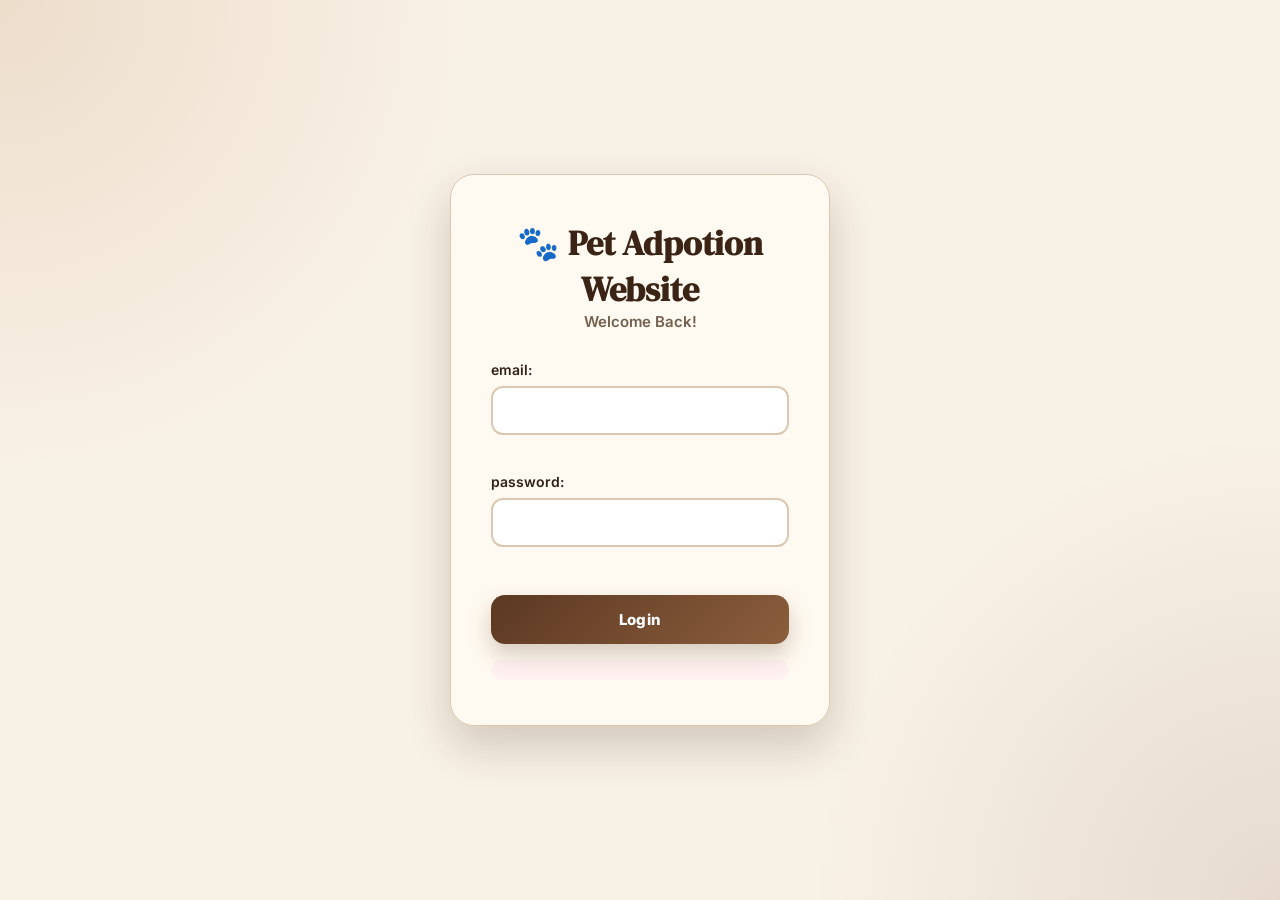
<file: index.html>
<!DOCTYPE html>
<html lang="en">
<head>
    <meta charset="UTF-8">
    <meta name="viewport" content="width=device-width, initial-scale=1.0">
    <title>Pet Adoption</title>
     <link rel="stylesheet" href="style.css">
</head>
<body>
     <div class="login-container">
    <h1>Pet Adpotion Website</h1>
    <h2>Welcome Back!</h2>
        <form id="LoginForm"> 

        <label for="email">email:</label>
        <input type="email" id="email" name="email" required><br><br>

       <label for="password">password:</label>
       <input type="password" id="password" name="password" required><br><br>
    
      <a href="dashboard.html">
         <button>Login</button>
        </a>

       <p id="errorMessage"></p>
       </form>
       <script src="login.js"></script>
    </div>
</body>
</html>
</file>
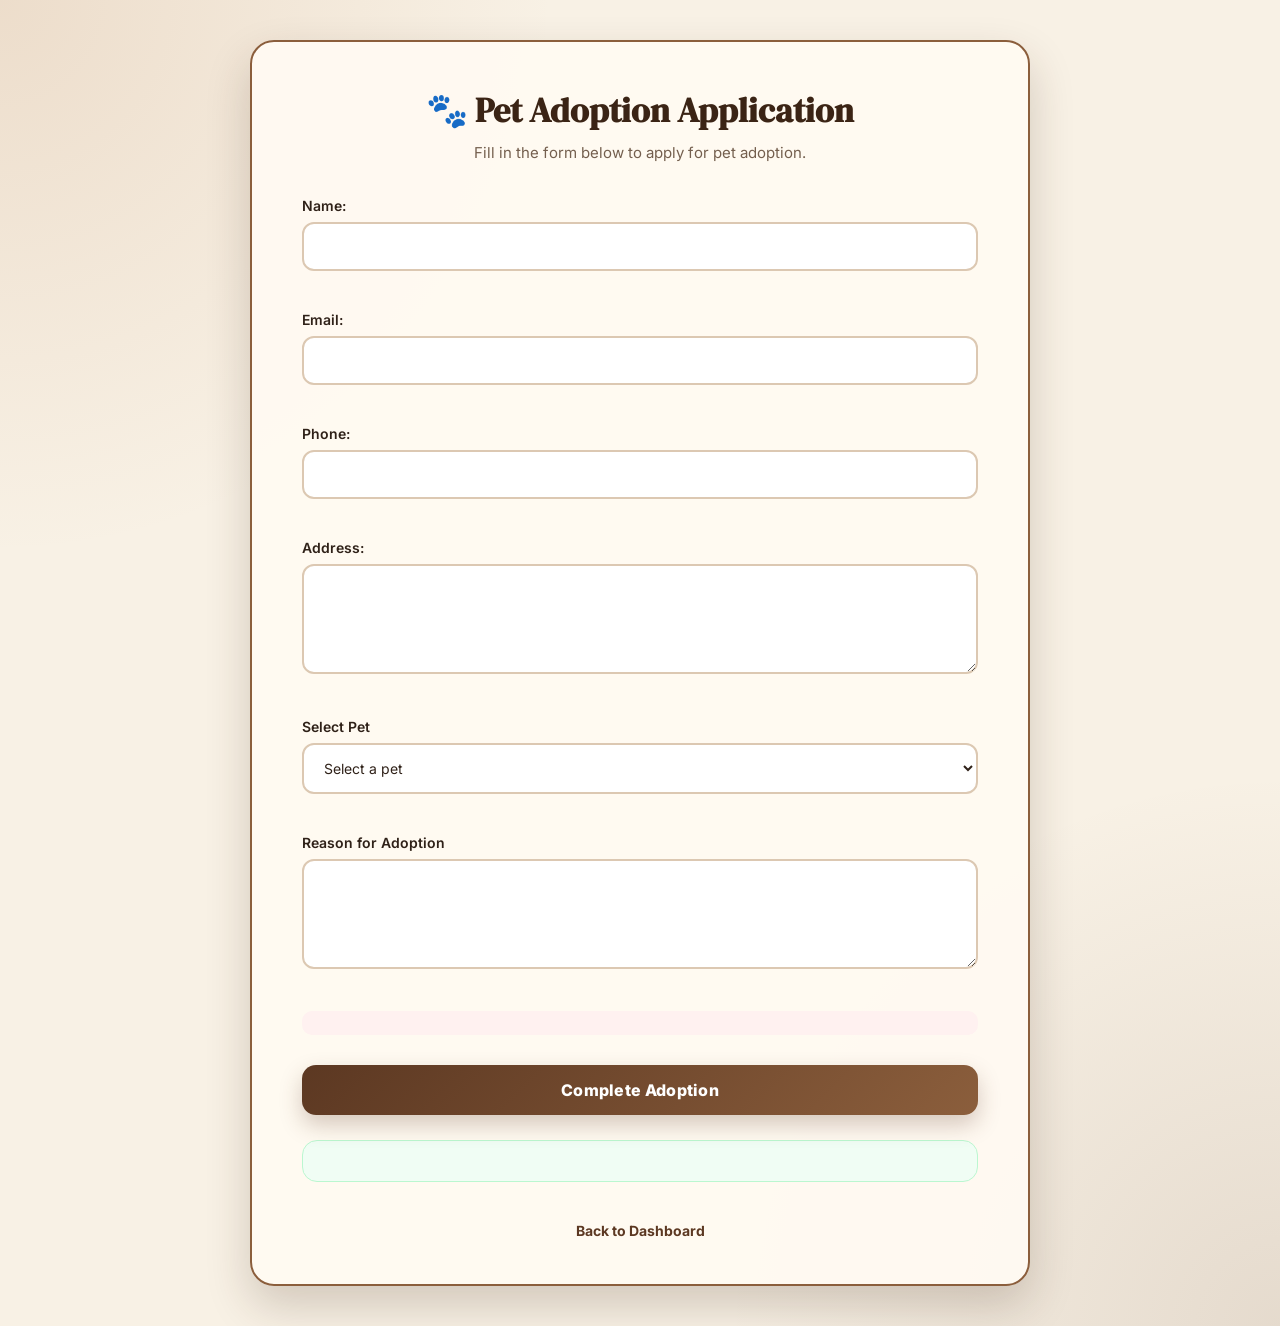
<file: adoption.html>
<!DOCTYPE html>
<html lang="en">
<head>
    <meta charset="UTF-8">
    <meta name="viewport" content="width=device-width, initial-scale=1.0">
    <title>Pet Adoption Form</title>
      <link rel="stylesheet" href="adoption.css">
</head>
<body>
     <div class="adoption-container">
     <h1>🐾 Pet Adoption Application</h1>
     <p>Fill in the form below to apply for pet adoption.</p>
    <form id="adoptionForm">
        <label for="Name">Name:</label>
        <input type="Name" id="Name" name="Name" required><br><br>

        <label for="Email">Email:</label>
        <input type="Email" id="Email" name="Email" required><br><br>

        <label for="Phone">Phone:</label>
        <input type="text" id="Phone" name="Phone" required><br><br>

          <label for="address">Address:</label>
        <textarea type="Address" id="Address" name="Address" required></textarea><br><br>

        <label for="Pet">Select Pet</label>
            <select id="Pet">
                <option value="">Select a pet</option>
                <option value="Tommy">Tommy - Labrador</option>
                <option value="Luna">Luna - Persian Cat</option>
                <option value="Jenny">Jenny - German Shepherd</option>
            </select><br><br>
                 <label for="Reason">Reason for Adoption</label>
                 <textarea id="Reason" name="Reason" required></textarea><br><br>

                 <p id="errorMessage"></p>

         <a href="contact.html">
           <button>Complete Adoption</button>
        </a>
     </form>

         <div id="confirmation"></div><br>
          <a href="dashboard.html">Back to Dashboard</a>
     </div>
         <script src="adoption.js"></script>
</body>
</html>
</file>
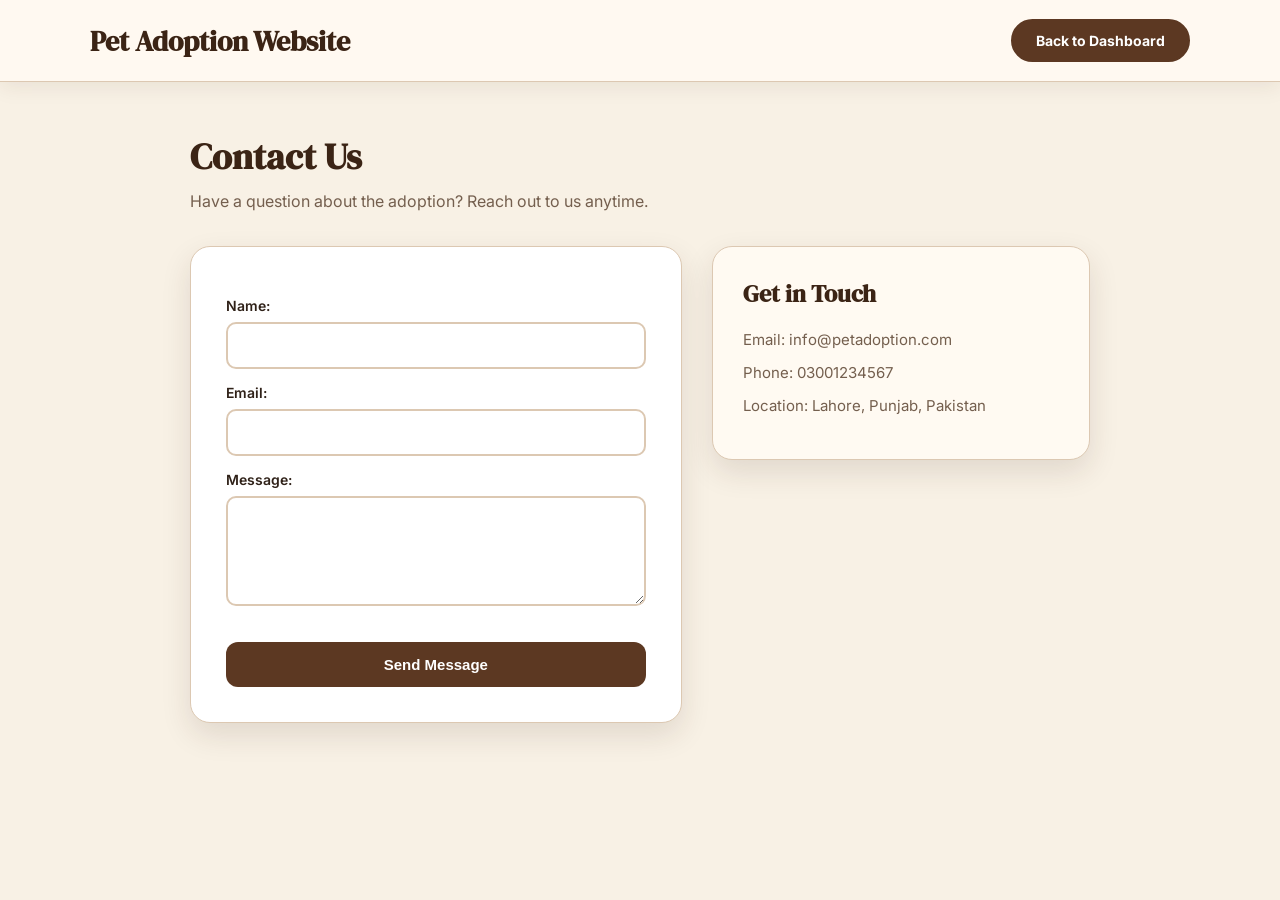
<file: contact.html>
<!DOCTYPE html>
<html lang="en">
<head>
    <meta charset="UTF-8">
    <meta name="viewport" content="width=device-width, initial-scale=1.0">
    <title>Contact Us - Pet Adoption</title>
    <link rel="stylesheet" href="contact.css">
</head>
<body>
<header>
    <h2>Pet Adoption Website</h2>
    <a href="dashboard.html">Back to Dashboard</a>
</header>
<div class="contact-container">
    <h1>Contact Us</h1>
    <p>Have a question about the adoption? Reach out to us anytime.</p>
   <div class="contact-wrapper">
    <form id="ContactForm">
            <label for="Name">Name:</label>
            <input type="text" id="Name" name="Name" required>

            <label for="Email">Email:</label>
            <input type="email" id="Email" name="Email" required>

            <label for="Message">Message:</label>
            <textarea id="Message" name="Message" required></textarea>

            <p id="errorMessage"></p>

            <button type="submit">Send Message</button>
        </form>

        <div id="confirmation"></div>

        <div class="contact-info">
            <h3>Get in Touch</h3>
            <p>Email: info@petadoption.com</p>
            <p>Phone: 03001234567</p>
            <p>Location: Lahore, Punjab, Pakistan</p>
        </div>
    </div>
</div>
     <script src="contact.js"></script>
</body>
</html>
</file>
<file: style.css>
@import url('https://fonts.googleapis.com/css2?family=DM+Serif+Display&family=Inter:wght@400;500;600;700;800&display=swap');
 
:root {
    --brown-dark: #3b2415;
    --brown: #5c3822;
    --brown-light: #8b5e3c;
    --tan: #b98255;
 
    --cream: #f8f1e5;
    --cream-light: #fffaf2;
    --white: #ffffff;
 
    --text: #2f2118;
    --text-light: #745f4e;
 
    --border: #dcc8b2;
 
    --shadow: 0 12px 30px rgba(59, 36, 21, 0.12);
    --shadow-hover: 0 20px 45px rgba(59, 36, 21, 0.20);
}
 
* {
    margin: 0;
    padding: 0;
    box-sizing: border-box;
}
 
html {
    scroll-behavior: smooth;
}
 
body {
    min-height: 100vh;
 
    display: flex;
    justify-content: center;
    align-items: center;
 
    font-family: "Inter", sans-serif;
    color: var(--text);
 
    background:
        radial-gradient(circle at top left, rgba(185, 130, 85, 0.18), transparent 30%),
        radial-gradient(circle at bottom right, rgba(92, 56, 34, 0.12), transparent 30%),
        var(--cream);
}
 
.login-container {
    width: 380px;
    padding: 45px 40px;
 
    background: rgba(255, 250, 242, 0.97);
    border: 1px solid var(--border);
    border-radius: 24px;
 
    box-shadow: var(--shadow-hover);
 
    animation: fadeUp 0.6s ease;
}
 
.login-container h1 {
    font-family: "DM Serif Display", serif;
    font-size: 34px;
    color: var(--brown-dark);
    text-align: center;
}
 
.login-container h1::before {
    content: "🐾 ";
    font-family: sans-serif;
}
 
.login-container h2 {
    font-family: "Inter", sans-serif;
    font-size: 15px;
    font-weight: 600;
    color: var(--text-light);
    text-align: center;
    margin-bottom: 30px;
}
 
.login-container label {
    display: block;
    margin-bottom: 8px;
    margin-top: 18px;
    font-size: 14px;
    font-weight: 600;
    color: var(--text);
}
 
.login-container input {
    width: 100%;
    padding: 14px 16px;
 
    border: 2px solid var(--border);
    border-radius: 12px;
 
    background: var(--white);
    color: var(--text);
 
    font-family: inherit;
    font-size: 14px;
    outline: none;
 
    transition: all 0.3s ease;
}
 
.login-container input:focus {
    border-color: var(--brown-light);
    box-shadow:
        0 0 0 4px rgba(139, 94, 60, 0.12),
        0 8px 20px rgba(59, 36, 21, 0.07);
    transform: translateY(-1px);
}
 
.login-container button {
    width: 100%;
    margin-top: 28px;
    padding: 15px;
 
    border: none;
    border-radius: 14px;
 
    background: linear-gradient(135deg, var(--brown), var(--brown-light));
    color: var(--white);
 
    font-family: inherit;
    font-size: 15px;
    font-weight: 800;
    letter-spacing: 0.3px;
 
    cursor: pointer;
 
    box-shadow: 0 10px 22px rgba(92, 56, 34, 0.25);
 
    transition: all 0.3s ease;
}
 
.login-container button:hover {
    transform: translateY(-3px);
    box-shadow: 0 15px 30px rgba(59, 36, 21, 0.3);
}
 
.login-container button:active {
    transform: translateY(0);
}
 
#errorMessage {
    margin-top: 16px;
    padding: 10px 14px;
 
    border-radius: 10px;
 
    background: #fff1f0;
    color: #b42318;
 
    font-size: 13px;
    text-align: center;
}
 
.login-container p {
    margin-top: 22px;
    text-align: center;
    font-size: 14px;
    color: var(--text-light);
}
 
.login-container p a {
    color: var(--brown);
    text-decoration: none;
    font-weight: 700;
}
 
.login-container p a:hover {
    text-decoration: underline;
}
 
button:focus-visible,
a:focus-visible,
input:focus-visible {
    outline: 3px solid rgba(185, 130, 85, 0.45);
    outline-offset: 3px;
}
 
@keyframes fadeUp {
    from {
        opacity: 0;
        transform: translateY(25px);
    }
    to {
        opacity: 1;
        transform: translateY(0);
    }
}
 
@media (max-width: 480px) {
    .login-container {
        width: 88%;
        padding: 35px 25px;
    }
 
    .login-container h1 {
        font-size: 28px;
    }
}
</file>
<file: adoption.css>
@import url('https://fonts.googleapis.com/css2?family=DM+Serif+Display&family=Inter:wght@400;500;600;700;800&display=swap');

:root {
    --brown-dark: #3b2415;
    --brown: #5c3822;
    --brown-light: #8b5e3c;
    --tan: #b98255;

    --cream: #f8f1e5;
    --cream-light: #fffaf2;
    --white: #ffffff;

    --text: #2f2118;
    --text-light: #745f4e;

    --border: #dcc8b2;

    --shadow: 0 12px 30px rgba(59, 36, 21, 0.12);
    --shadow-hover: 0 20px 45px rgba(59, 36, 21, 0.20);
}

* {
    margin: 0;
    padding: 0;
    box-sizing: border-box;
}

html {
    scroll-behavior: smooth;
}

body {
    min-height: 100vh;

    display: flex;
    justify-content: center;
    align-items: center;

    font-family: "Inter", sans-serif;
    color: var(--text);

    background:
        radial-gradient(circle at top left, rgba(185, 130, 85, 0.18), transparent 30%),
        radial-gradient(circle at bottom right, rgba(92, 56, 34, 0.12), transparent 30%),
        var(--cream);

    padding: 40px 0;
}

.adoption-container {
    width: 90%;
    max-width: 780px;
    margin: 0 auto;
    padding: 45px 50px;

    background: rgba(255, 250, 242, 0.97);
    border: 2px solid var(--brown-light);
    border-radius: 24px;

    box-shadow: var(--shadow-hover);

    animation: formAppear 0.7s ease;
}

.adoption-container h1 {
    font-family: "DM Serif Display", serif;
    font-size: 34px;
    text-align: center;
    color: var(--brown-dark);
    margin-bottom: 10px;
}

.adoption-container > p {
    text-align: center;
    color: var(--text-light);
    font-size: 15px;
    margin-bottom: 35px;
}

.adoption-container label {
    display: block;
    margin-bottom: 8px;
    margin-top: 20px;
    font-size: 14px;
    font-weight: 600;
    color: var(--text);
}

.adoption-container input,
.adoption-container select,
.adoption-container textarea {
    width: 100%;
    padding: 14px 16px;

    border: 2px solid var(--border);
    border-radius: 12px;

    background: var(--white);
    color: var(--text);

    font-family: inherit;
    font-size: 14px;
    outline: none;

    transition: all 0.3s ease;
}

.adoption-container input:focus,
.adoption-container select:focus,
.adoption-container textarea:focus {
    border-color: var(--brown-light);
    box-shadow:
        0 0 0 4px rgba(139, 94, 60, 0.12),
        0 8px 20px rgba(59, 36, 21, 0.07);
    transform: translateY(-1px);
}

.adoption-container textarea {
    min-height: 110px;
    resize: vertical;
}

.adoption-container select {
    cursor: pointer;
}

.adoption-container button {
    width: 100%;
    margin-top: 30px;
    padding: 15px 20px;

    border: none;
    border-radius: 14px;

    background: linear-gradient(135deg, var(--brown), var(--brown-light));
    color: var(--white);

    font-family: inherit;
    font-size: 16px;
    font-weight: 800;
    letter-spacing: 0.3px;

    cursor: pointer;

    box-shadow: 0 10px 22px rgba(92, 56, 34, 0.25);

    transition: all 0.3s ease;
}

.adoption-container button:hover {
    transform: translateY(-3px);
    box-shadow: 0 15px 30px rgba(59, 36, 21, 0.3);
}

.adoption-container button:active {
    transform: translateY(0);
}

#errorMessage {
    margin-top: 18px;
    padding: 12px 15px;

    border-radius: 10px;

    background: #fff1f0;
    color: #b42318;

    font-size: 14px;
    text-align: center;
}

#confirmation {
    margin-top: 25px;
    padding: 20px;

    border-radius: 15px;

    background: #f0fdf4;
    border: 1px solid #bbf7d0;
    color: #166534;

    text-align: center;

    animation: confirmationAppear 0.5s ease;
}

#confirmation h2 {
    margin-bottom: 10px;
    font-size: 20px;
}

#confirmation p {
    margin: 6px 0;
}

.adoption-container > a {
    display: block;
    width: fit-content;
    margin: 20px auto 0;

    color: var(--brown);
    text-decoration: none;

    font-size: 14px;
    font-weight: 700;

    transition: 0.3s;
}

.adoption-container > a:hover {
    color: var(--brown-dark);
    text-decoration: underline;
}

button:focus-visible,
a:focus-visible,
input:focus-visible {
    outline: 3px solid rgba(185, 130, 85, 0.45);
    outline-offset: 3px;
}

@keyframes formAppear {
    from {
        opacity: 0;
        transform: translateY(30px);
    }
    to {
        opacity: 1;
        transform: translateY(0);
    }
}

@keyframes confirmationAppear {
    from {
        opacity: 0;
        transform: scale(0.95);
    }
    to {
        opacity: 1;
        transform: scale(1);
    }
}

@media (max-width: 768px) {
    .adoption-container {
        width: 88%;
        padding: 35px 25px;
    }

    .adoption-container h1 {
        font-size: 27px;
    }

    .adoption-container input,
    .adoption-container select,
    .adoption-container textarea {
        padding: 13px;
    }
}

@media (max-width: 480px) {
    .adoption-container {
        width: 85%;
        padding: 28px 18px;
        border-radius: 20px;
    }

    .adoption-container h1 {
        font-size: 23px;
    }

    .adoption-container > p {
        font-size: 13px;
    }

    .adoption-container label {
        font-size: 14px;
    }

    .adoption-container input,
    .adoption-container select,
    .adoption-container textarea {
        font-size: 14px;
        padding: 12px;
    }

    .adoption-container button {
        font-size: 15px;
        padding: 14px;
    }
}
</file>
<file: contact.css>
@import url('https://fonts.googleapis.com/css2?family=DM+Serif+Display&family=Inter:wght@400;500;600;700;800&display=swap');
 
:root {
    --brown-dark: #3b2415;
    --brown: #5c3822;
    --brown-light: #8b5e3c;
    --tan: #b98255;
 
    --cream: #f8f1e5;
    --cream-light: #fffaf2;
    --white: #ffffff;
 
    --text: #2f2118;
    --text-light: #745f4e;
 
    --border: #dcc8b2;
 
    --shadow: 0 12px 30px rgba(59, 36, 21, 0.12);
}
 
* {
    margin: 0;
    padding: 0;
    box-sizing: border-box;
}
 
body {
    min-height: 100vh;
    font-family: "Inter", sans-serif;
    color: var(--text);
    background: var(--cream);
}
 
header {
    width: 100%;
    min-height: 82px;
    padding: 0 7%;
    display: flex;
    align-items: center;
    justify-content: space-between;
    background: rgba(255, 250, 242, 0.96);
    border-bottom: 1px solid var(--border);
    box-shadow: 0 5px 20px rgba(59, 36, 21, 0.08);
    position: sticky;
    top: 0;
}
 
header h2 {
    font-family: "DM Serif Display", serif;
    color: var(--brown-dark);
    font-size: 28px;
}
 
header a {
    padding: 11px 23px;
    color: var(--white);
    background: var(--brown);
    text-decoration: none;
    font-size: 14px;
    font-weight: 700;
    border-radius: 30px;
    border: 2px solid var(--brown);
    transition: 0.3s ease;
}
 
header a:hover {
    color: var(--brown);
    background: transparent;
}
 
.contact-container {
    width: 90%;
    max-width: 900px;
    margin: 50px auto;
}
 
.contact-container h1 {
    font-family: "DM Serif Display", serif;
    font-size: 36px;
    color: var(--brown-dark);
    margin-bottom: 10px;
}
 
.contact-container > p {
    color: var(--text-light);
    margin-bottom: 35px;
}
 
.contact-wrapper {
    display: grid;
    grid-template-columns: 1.3fr 1fr;
    gap: 30px;
}
 
form {
    background: var(--white);
    padding: 35px;
    border-radius: 20px;
    border: 1px solid var(--border);
    box-shadow: var(--shadow);
    height: fit-content;
}
 
label {
    display: block;
    margin: 15px 0 8px;
    font-weight: 600;
    font-size: 14px;
    color: var(--text);
}
 
input,
textarea {
    width: 100%;
    padding: 13px 15px;
    border: 2px solid var(--border);
    border-radius: 10px;
    font-family: inherit;
    font-size: 14px;
    outline: none;
    transition: 0.3s ease;
}
 
textarea {
    min-height: 110px;
    resize: vertical;
}
 
input:focus,
textarea:focus {
    border-color: var(--brown-light);
    box-shadow: 0 0 0 4px rgba(139, 94, 60, 0.12);
}
 
#errorMessage {
    margin-top: 12px;
    color: #a84d42;
    font-size: 14px;
}
 
button {
    width: 100%;
    margin-top: 20px;
    padding: 14px;
    border: none;
    border-radius: 12px;
    background: var(--brown);
    color: var(--white);
    font-weight: 800;
    font-size: 15px;
    cursor: pointer;
    transition: 0.3s ease;
}
 
button:hover {
    background: var(--brown-dark);
    transform: translateY(-2px);
}
 
#confirmation {
    grid-column: 1 / -1;
    display: none;
    padding: 18px 20px;
    border-radius: 12px;
    background: #f0fdf4;
    border: 1px solid #bbf7d0;
    color: #166534;
    text-align: center;
}
 
.contact-info {
    background: var(--cream-light);
    padding: 30px;
    border-radius: 20px;
    border: 1px solid var(--border);
    box-shadow: var(--shadow);
    height: fit-content;
}
 
.contact-info h3 {
    font-family: "DM Serif Display", serif;
    color: var(--brown-dark);
    margin-bottom: 20px;
    font-size: 24px;
}
 
.contact-info p {
    margin-bottom: 14px;
    color: var(--text-light);
    font-size: 15px;
}
 
@media (max-width: 768px) {
    .contact-wrapper {
        grid-template-columns: 1fr;
    }
 
    .contact-container h1 {
        font-size: 28px;
    }
 
    header {
        padding: 0 5%;
    }
}
</file>
